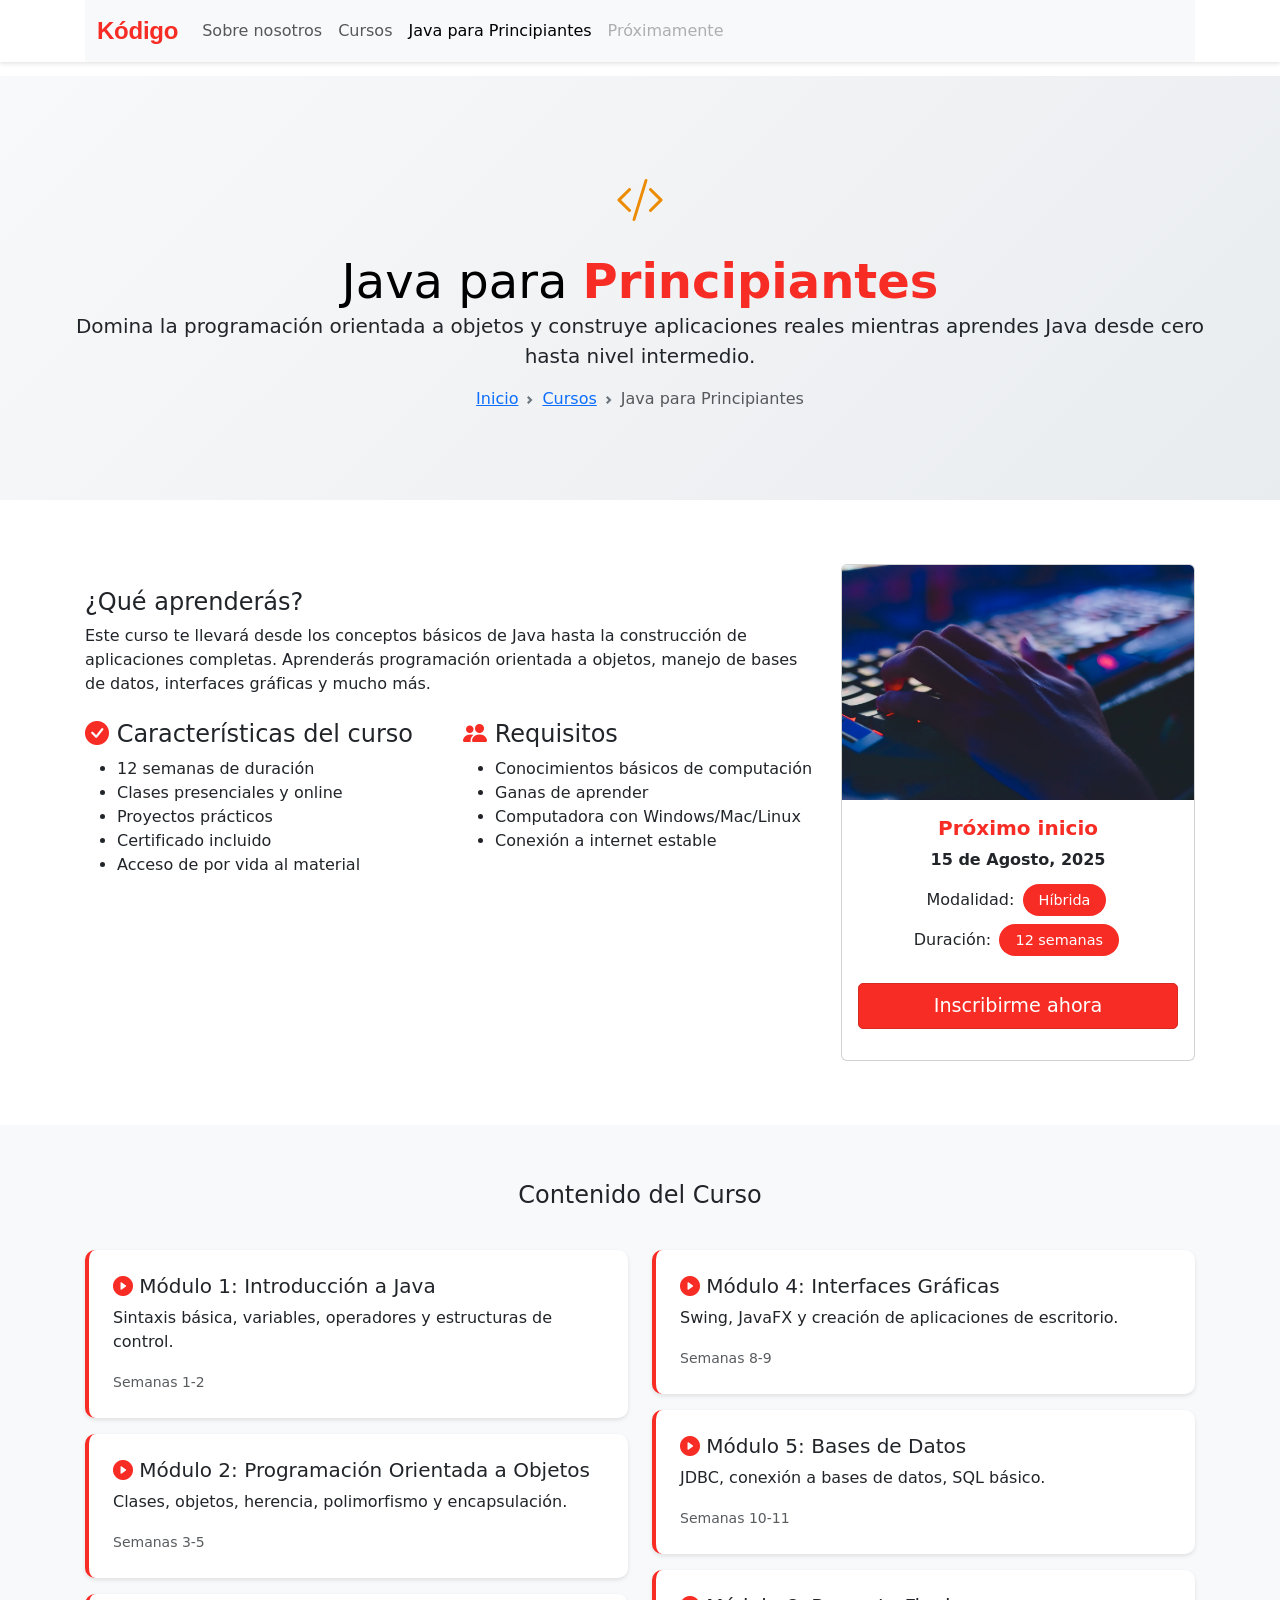
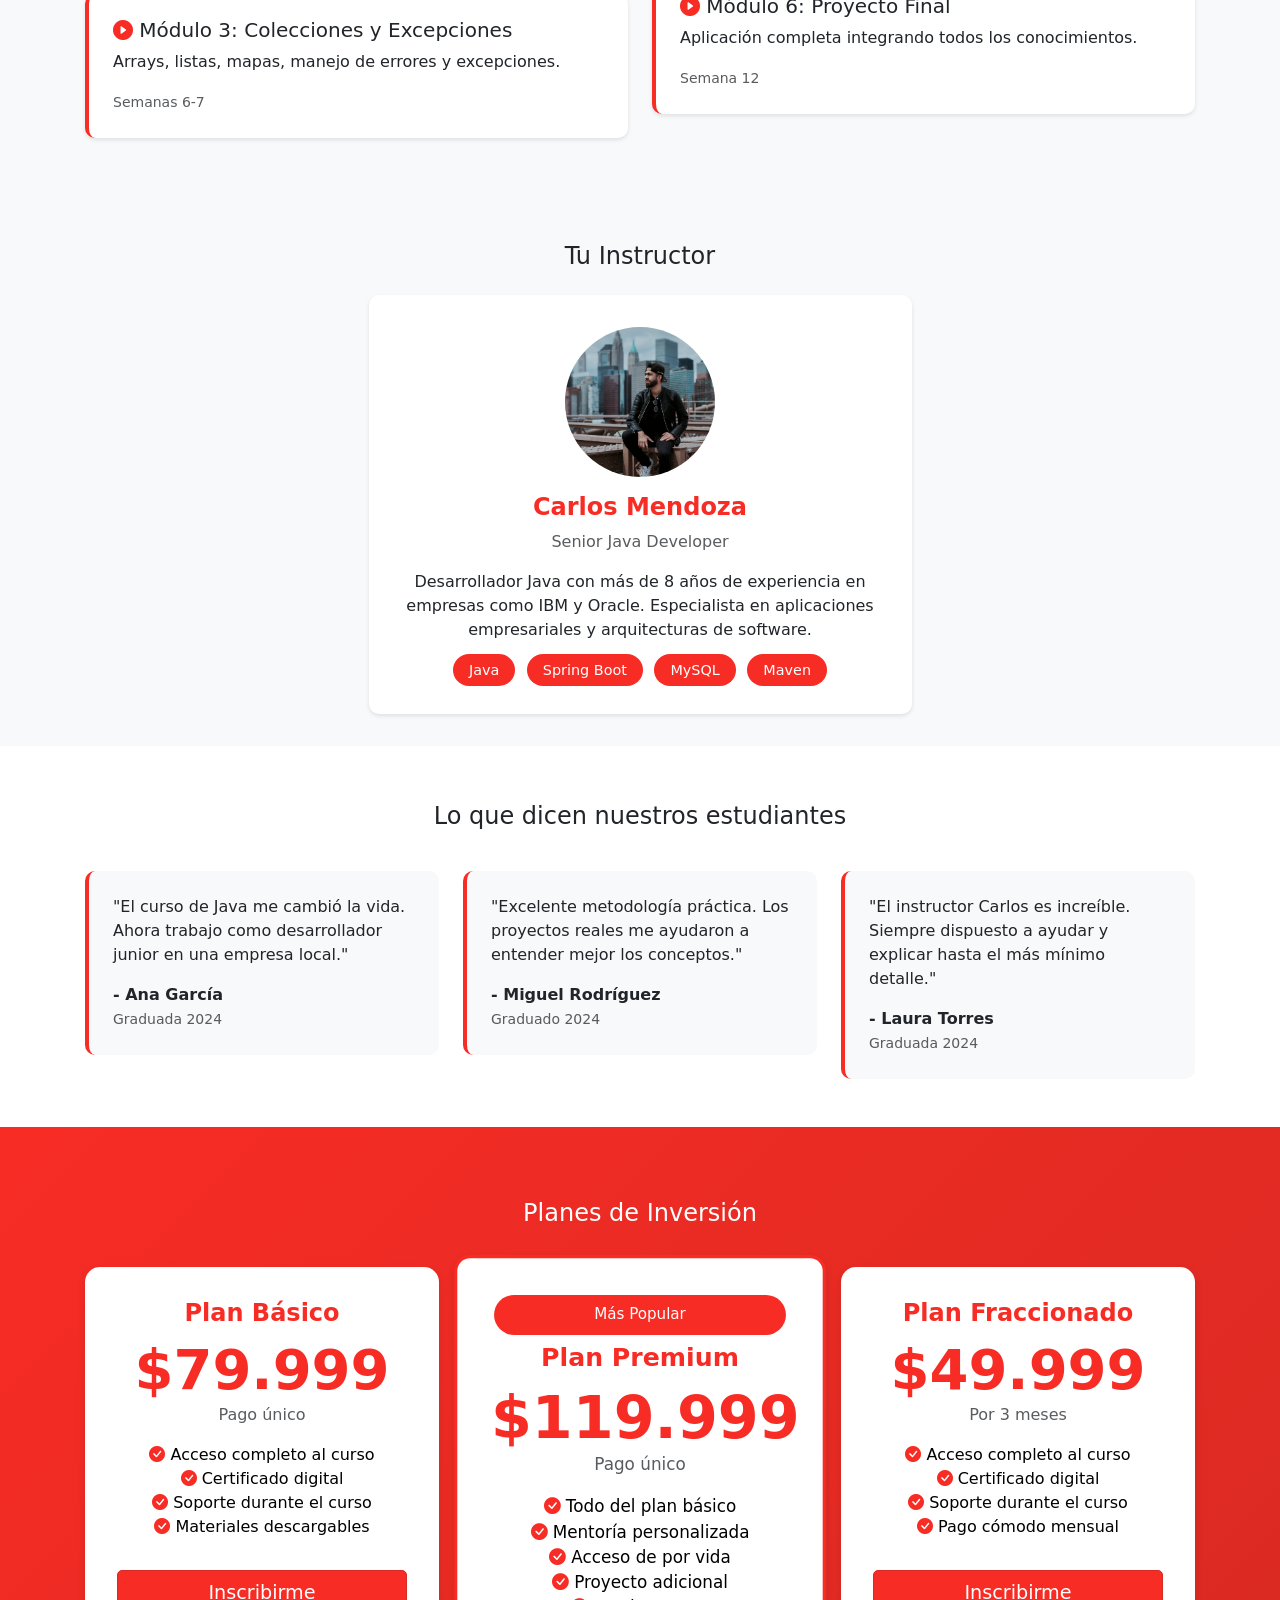
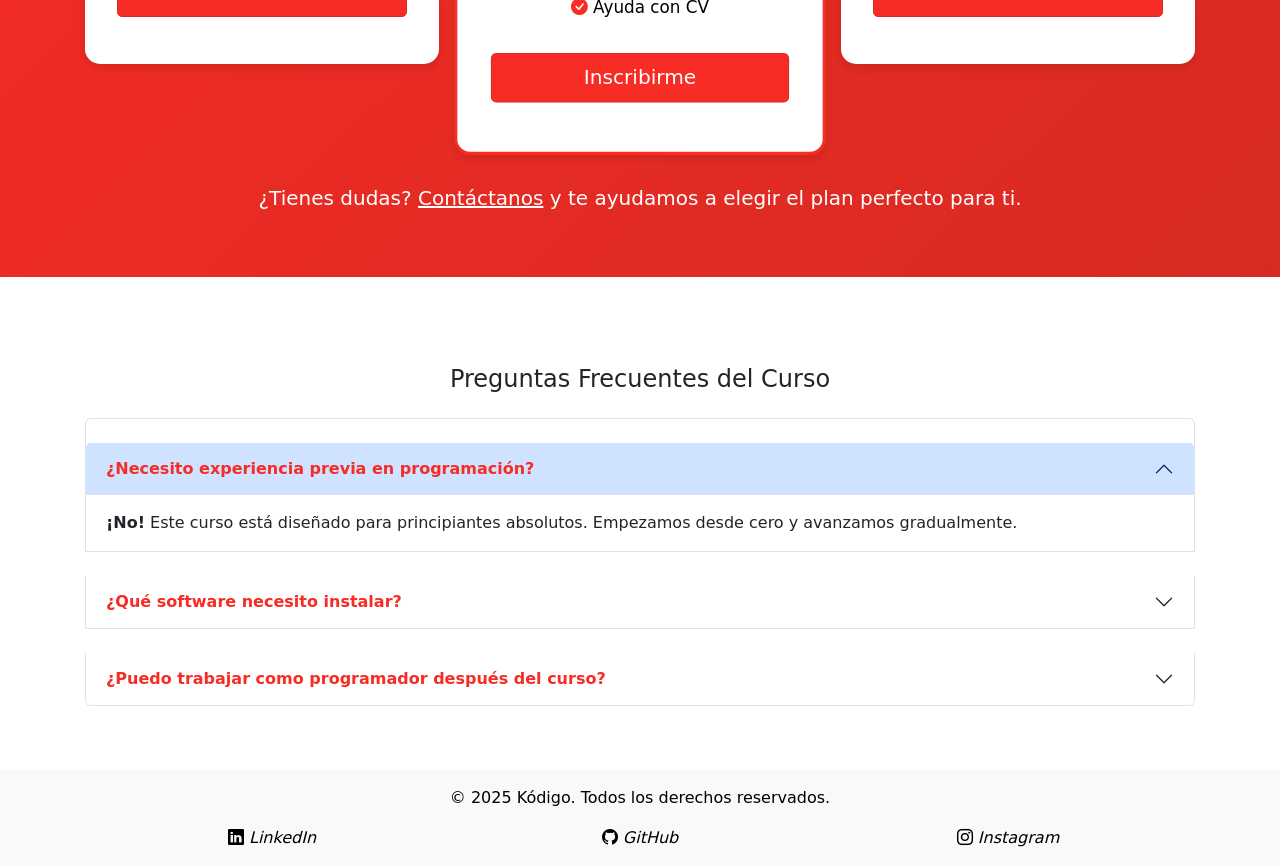
<file: index-curso-java.html>
<!DOCTYPE html>
<html lang="es">
<head>
    <meta charset="UTF-8">
    <meta name="viewport" content="width=device-width, initial-scale=1.0">
    <title>Java para Principiantes - Kódigo</title>
    <link href="https://cdn.jsdelivr.net/npm/bootstrap@5.3.7/dist/css/bootstrap.min.css" rel="stylesheet" integrity="sha384-LN+7fdVzj6u52u30Kp6M/trliBMCMKTyK833zpbD+pXdCLuTusPj697FH4R/5mcr" crossorigin="anonymous">
    <link rel="stylesheet" href="https://cdn.jsdelivr.net/npm/bootstrap-icons@1.13.1/font/bootstrap-icons.min.css">
    <style>
        *{
            box-sizing: border-box;
        }

        html{
            scroll-behavior: smooth;
        }

        body{
            padding-top: 0;
        }

        .color-acento{
            color: #F72C25;
            font-weight: bold;
        }

        h1{
            font-size: 2rem;
            text-align: center;
            color: black
        }

        h2{
            font-size: 1.5rem;
            margin-top: 1.5rem;
        }

        p{
            font-size: 1rem;
            line-height: 1.5;
        }

        .btn-primary{
            font-size: 1.2rem;
            padding: 0.5rem 1rem;
            border-radius: 5px;
            background-color: #F72C25;
            border-color: #D72A22;
            margin: 15px 0;
        }

        .btn-primary-2{
            font-size: 1.2rem;
            padding: 0.5rem 1rem;
            border-radius: 5px;
            color: black;
            background-color: white;
            border: 2px solid #000000;
            margin: 12px 0;
            text-decoration: none;
            display: inline-block;
        }

        .btn-primary:hover, .btn-primary:focus{
            background-color: #D72A22;
            border-color: #D72A22;
        }

        .btn-primary-2:hover, .btn-primary-2:focus{
            background-color: rgb(255, 255, 255);
            border-color: #000000;
            color: #F72C25;
        }

        .hero .container{
            max-width: 1200px;
            margin: 0 auto;
            padding: 25px 25px;
        }

        .container{
            padding: 0px 15px;
        }

        header{
            color: white;
            background-color: white;
            z-index: 1000;
        }

        .navbar-brand {
            font-family: 'Inter', sans-serif;
            font-weight: 600;
            font-size: 1.5rem;
            letter-spacing: -0.01em;
            color: #F72C25;
        }

        .navbar-nav .nav-link{
            font-size: 1rem;
        }

        .hero{
            display: flex;
            flex-direction: column;
            align-items: center;
            justify-content: center;
            text-align: center;
            background: linear-gradient(135deg, #f8f9fa 0%, #e9ecef 100%);
            padding: 3rem 0;
        }

        .course-info{
            background-color: white;
            padding: 2rem 0;
            border-radius: 10px;
            margin: 2rem 0;
        }

        .course-details{
            background-color: #f8f9fa;
            padding: 2rem 0;
        }

        .module-card{
            background-color: white;
            border-radius: 10px;
            padding: 1.5rem;
            margin: 1rem 0;
            box-shadow: 0 2px 4px rgba(0,0,0,0.1);
            border-left: 4px solid #F72C25;
        }

        .price-section{
            background: linear-gradient(135deg, #F72C25 0%, #D72A22 100%);
            color: white;
            padding: 3rem 0;
            text-align: center;
        }

        .price-card{
            background-color: white;
            color: black;
            border-radius: 15px;
            padding: 2rem;
            margin: 1rem 0;
            box-shadow: 0 4px 8px rgba(0,0,0,0.1);
        }

        .instructor-section{
            background-color: #f8f9fa;
            padding: 2rem 0;
        }

        .instructor-card{
            background-color: white;
            border-radius: 10px;
            padding: 2rem;
            text-align: center;
            box-shadow: 0 2px 4px rgba(0,0,0,0.1);
        }

        .instructor-img{
            width: 150px;
            height: 150px;
            border-radius: 50%;
            object-fit: cover;
            margin-bottom: 1rem;
        }

        .badge-custom{
            background-color: #F72C25;
            color: white;
            padding: 0.5rem 1rem;
            border-radius: 20px;
            font-size: 0.9rem;
            margin: 0.2rem;
        }

        .testimonial-section{
            background-color: white;
            padding: 2rem 0;
        }

        .testimonial-card{
            background-color: #f8f9fa;
            border-radius: 10px;
            padding: 1.5rem;
            margin: 1rem 0;
            border-left: 4px solid #F72C25;
        }

        footer{
            background-color: #f8f9fa;
            color: black;
            padding: 1rem 0;
            text-align: center;
        }

        footer a{
            color: black;
            text-decoration: none;
        }

        footer a:hover{
            color: #F72C25;
        }

        .java-icon{
            font-size: 3rem;
            color: #ED8B00;
            margin-bottom: 1rem;
        }

        @media (min-width: 850px){
            body{
                padding-top: 76px;
            }

            header{
                position: fixed;
                top: 0;
                width: 100%;
                box-shadow: 0 2px 4px rgba(0,0,0,0.1);
            }

            .hero h1{
                font-size: 3rem;
                margin: 0;
            }

            .hero{
                padding-top: 4rem;
            }
        }

        .card:hover{
            transform: translateY(-5px);
            transition: transform 0.3s ease;
            box-shadow: 0 4px 8px rgba(0,0,0,0.1);
        }

        .card{
            transition: transform 0.3s ease;
        }
    </style>
</head>
<body>
    <header>
        <div class="container">
            <nav class="navbar navbar-expand-lg bg-body-tertiary">
                <div class="container-fluid">
                    <a class="navbar-brand" href="index.html">Kódigo</a>
                    <button class="navbar-toggler" type="button" data-bs-toggle="collapse" data-bs-target="#navbarNav" aria-controls="navbarNav" aria-expanded="false" aria-label="Toggle navigation">
                        <span class="navbar-toggler-icon"></span>
                    </button>
                    <div class="collapse navbar-collapse" id="navbarNav">
                        <ul class="navbar-nav">
                            <li class="nav-item">
                                <a class="nav-link" href="index.html">Sobre nosotros</a>
                            </li>
                            <li class="nav-item">
                                <a class="nav-link" href="index-mas-cursos.html">Cursos</a>
                            </li>
                            <li class="nav-item">
                                <a class="nav-link active" aria-current="page" href="#">Java para Principiantes</a>
                            </li>
                            <li class="nav-item">
                                <a class="nav-link disabled" aria-disabled="true">Próximamente</a>
                            </li>
                        </ul>
                    </div>
                </div>
            </nav>
        </div>
    </header>

    <section class="hero">
        <div class="container">
            <div class="java-icon">
                <i class="bi bi-code-slash"></i>
            </div>
            <h1>Java para <span class="color-acento">Principiantes</span></h1>
            <p class="lead">Domina la programación orientada a objetos y construye aplicaciones reales mientras aprendes Java desde cero hasta nivel intermedio.</p>
            
            <nav style="--bs-breadcrumb-divider: url(&#34;data:image/svg+xml,%3Csvg xmlns='http://www.w3.org/2000/svg' width='8' height='8'%3E%3Cpath d='M2.5 0L1 1.5 3.5 4 1 6.5 2.5 8l4-4-4-4z' fill='%236c757d'/%3E%3C/svg%3E&#34;);" aria-label="breadcrumb">
                <ol class="breadcrumb justify-content-center">
                    <li class="breadcrumb-item"><a href="index.html">Inicio</a></li>
                    <li class="breadcrumb-item"><a href="index-mas-cursos.html">Cursos</a></li>
                    <li class="breadcrumb-item active" aria-current="page">Java para Principiantes</li>
                </ol>
            </nav>
        </div>
    </section>

    <section class="course-info">
        <div class="container">
            <div class="row">
                <div class="col-md-8">
                    <h2>¿Qué aprenderás?</h2>
                    <p>Este curso te llevará desde los conceptos básicos de Java hasta la construcción de aplicaciones completas. Aprenderás programación orientada a objetos, manejo de bases de datos, interfaces gráficas y mucho más.</p>
                    
                    <div class="row mt-4">
                        <div class="col-md-6">
                            <h4><i class="bi bi-check-circle-fill color-acento"></i> Características del curso</h4>
                            <ul>
                                <li>12 semanas de duración</li>
                                <li>Clases presenciales y online</li>
                                <li>Proyectos prácticos</li>
                                <li>Certificado incluido</li>
                                <li>Acceso de por vida al material</li>
                            </ul>
                        </div>
                        <div class="col-md-6">
                            <h4><i class="bi bi-people-fill color-acento"></i> Requisitos</h4>
                            <ul>
                                <li>Conocimientos básicos de computación</li>
                                <li>Ganas de aprender</li>
                                <li>Computadora con Windows/Mac/Linux</li>
                                <li>Conexión a internet estable</li>
                            </ul>
                        </div>
                    </div>
                </div>
                <div class="col-md-4">
                    <div class="card">
                        <img src="media/card-2 (1).jpg" class="card-img-top" alt="Java Course">
                        <div class="card-body text-center">
                            <h5 class="card-title color-acento">Próximo inicio</h5>
                            <p class="card-text"><strong>15 de Agosto, 2025</strong></p>
                            <p class="card-text">Modalidad: <span class="badge-custom">Híbrida</span></p>
                            <p class="card-text">Duración: <span class="badge-custom">12 semanas</span></p>
                            <a href="#inscripcion" class="btn btn-primary w-100">Inscribirme ahora</a>
                        </div>
                    </div>
                </div>
            </div>
        </div>
    </section>

    <section class="course-details">
        <div class="container">
            <h2 class="text-center mb-4">Contenido del Curso</h2>
            <div class="row">
                <div class="col-md-6">
                    <div class="module-card">
                        <h5><i class="bi bi-play-circle-fill color-acento"></i> Módulo 1: Introducción a Java</h5>
                        <p>Sintaxis básica, variables, operadores y estructuras de control.</p>
                        <small class="text-muted">Semanas 1-2</small>
                    </div>
                    <div class="module-card">
                        <h5><i class="bi bi-play-circle-fill color-acento"></i> Módulo 2: Programación Orientada a Objetos</h5>
                        <p>Clases, objetos, herencia, polimorfismo y encapsulación.</p>
                        <small class="text-muted">Semanas 3-5</small>
                    </div>
                    <div class="module-card">
                        <h5><i class="bi bi-play-circle-fill color-acento"></i> Módulo 3: Colecciones y Excepciones</h5>
                        <p>Arrays, listas, mapas, manejo de errores y excepciones.</p>
                        <small class="text-muted">Semanas 6-7</small>
                    </div>
                </div>
                <div class="col-md-6">
                    <div class="module-card">
                        <h5><i class="bi bi-play-circle-fill color-acento"></i> Módulo 4: Interfaces Gráficas</h5>
                        <p>Swing, JavaFX y creación de aplicaciones de escritorio.</p>
                        <small class="text-muted">Semanas 8-9</small>
                    </div>
                    <div class="module-card">
                        <h5><i class="bi bi-play-circle-fill color-acento"></i> Módulo 5: Bases de Datos</h5>
                        <p>JDBC, conexión a bases de datos, SQL básico.</p>
                        <small class="text-muted">Semanas 10-11</small>
                    </div>
                    <div class="module-card">
                        <h5><i class="bi bi-play-circle-fill color-acento"></i> Módulo 6: Proyecto Final</h5>
                        <p>Aplicación completa integrando todos los conocimientos.</p>
                        <small class="text-muted">Semana 12</small>
                    </div>
                </div>
            </div>
        </div>
    </section>

    <section class="instructor-section">
        <div class="container">
            <h2 class="text-center mb-4">Tu Instructor</h2>
            <div class="row justify-content-center">
                <div class="col-md-6">
                    <div class="instructor-card">
                        <img src="media/instructor-1.jpg" alt="Instructor" class="instructor-img">
                        <h4 class="color-acento">Carlos Mendoza</h4>
                        <p class="text-muted">Senior Java Developer</p>
                        <p>Desarrollador Java con más de 8 años de experiencia en empresas como IBM y Oracle. Especialista en aplicaciones empresariales y arquitecturas de software.</p>
                        <div class="mt-3">
                            <span class="badge-custom">Java</span>
                            <span class="badge-custom">Spring Boot</span>
                            <span class="badge-custom">MySQL</span>
                            <span class="badge-custom">Maven</span>
                        </div>
                    </div>
                </div>
            </div>
        </div>
    </section>

    <section class="testimonial-section">
        <div class="container">
            <h2 class="text-center mb-4">Lo que dicen nuestros estudiantes</h2>
            <div class="row">
                <div class="col-md-4">
                    <div class="testimonial-card">
                        <p>"El curso de Java me cambió la vida. Ahora trabajo como desarrollador junior en una empresa local."</p>
                        <strong>- Ana García</strong>
                        <br><small class="text-muted">Graduada 2024</small>
                    </div>
                </div>
                <div class="col-md-4">
                    <div class="testimonial-card">
                        <p>"Excelente metodología práctica. Los proyectos reales me ayudaron a entender mejor los conceptos."</p>
                        <strong>- Miguel Rodríguez</strong>
                        <br><small class="text-muted">Graduado 2024</small>
                    </div>
                </div>
                <div class="col-md-4">
                    <div class="testimonial-card">
                        <p>"El instructor Carlos es increíble. Siempre dispuesto a ayudar y explicar hasta el más mínimo detalle."</p>
                        <strong>- Laura Torres</strong>
                        <br><small class="text-muted">Graduada 2024</small>
                    </div>
                </div>
            </div>
        </div>
    </section>

    <section class="price-section" id="inscripcion">
        <div class="container">
            <h2 class="text-center mb-4">Planes de Inversión</h2>
            <div class="row justify-content-center">
                <div class="col-md-4">
                    <div class="price-card">
                        <h4 class="color-acento">Plan Básico</h4>
                        <div class="display-4 color-acento">$79.999</div>
                        <p class="text-muted">Pago único</p>
                        <ul class="list-unstyled">
                            <li><i class="bi bi-check-circle-fill color-acento"></i> Acceso completo al curso</li>
                            <li><i class="bi bi-check-circle-fill color-acento"></i> Certificado digital</li>
                            <li><i class="bi bi-check-circle-fill color-acento"></i> Soporte durante el curso</li>
                            <li><i class="bi bi-check-circle-fill color-acento"></i> Materiales descargables</li>
                        </ul>
                        <a href="#" class="btn btn-primary w-100">Inscribirme</a>
                    </div>
                </div>
                <div class="col-md-4">
                    <div class="price-card" style="transform: scale(1.05); border: 3px solid #F72C25;">
                        <div class="badge-custom mb-2">Más Popular</div>
                        <h4 class="color-acento">Plan Premium</h4>
                        <div class="display-4 color-acento">$119.999</div>
                        <p class="text-muted">Pago único</p>
                        <ul class="list-unstyled">
                            <li><i class="bi bi-check-circle-fill color-acento"></i> Todo del plan básico</li>
                            <li><i class="bi bi-check-circle-fill color-acento"></i> Mentoría personalizada</li>
                            <li><i class="bi bi-check-circle-fill color-acento"></i> Acceso de por vida</li>
                            <li><i class="bi bi-check-circle-fill color-acento"></i> Proyecto adicional</li>
                            <li><i class="bi bi-check-circle-fill color-acento"></i> Ayuda con CV</li>
                        </ul>
                        <a href="#" class="btn btn-primary w-100">Inscribirme</a>
                    </div>
                </div>
                <div class="col-md-4">
                    <div class="price-card">
                        <h4 class="color-acento">Plan Fraccionado</h4>
                        <div class="display-4 color-acento">$49.999</div>
                        <p class="text-muted">Por 3 meses</p>
                        <ul class="list-unstyled">
                            <li><i class="bi bi-check-circle-fill color-acento"></i> Acceso completo al curso</li>
                            <li><i class="bi bi-check-circle-fill color-acento"></i> Certificado digital</li>
                            <li><i class="bi bi-check-circle-fill color-acento"></i> Soporte durante el curso</li>
                            <li><i class="bi bi-check-circle-fill color-acento"></i> Pago cómodo mensual</li>
                        </ul>
                        <a href="#" class="btn btn-primary w-100">Inscribirme</a>
                    </div>
                </div>
            </div>
            <div class="text-center mt-4">
                <p class="lead">¿Tienes dudas? <a href="#final" class="text-white text-decoration-underline">Contáctanos</a> y te ayudamos a elegir el plan perfecto para ti.</p>
            </div>
        </div>
    </section>

    <section class="course-info">
        <div class="container">
            <h2 class="text-center mb-4">Preguntas Frecuentes del Curso</h2>
            <div class="accordion" id="courseFAQ">
                <div class="accordion-item">
                    <h2 class="accordion-header">
                        <button class="accordion-button" type="button" data-bs-toggle="collapse" data-bs-target="#faq1" aria-expanded="true" aria-controls="faq1">
                            <span class="color-acento">¿Necesito experiencia previa en programación?</span>
                        </button>
                    </h2>
                    <div id="faq1" class="accordion-collapse collapse show" data-bs-parent="#courseFAQ">
                        <div class="accordion-body">
                            <strong>¡No!</strong> Este curso está diseñado para principiantes absolutos. Empezamos desde cero y avanzamos gradualmente.
                        </div>
                    </div>
                </div>
                <div class="accordion-item">
                    <h2 class="accordion-header">
                        <button class="accordion-button collapsed" type="button" data-bs-toggle="collapse" data-bs-target="#faq2" aria-expanded="false" aria-controls="faq2">
                            <span class="color-acento">¿Qué software necesito instalar?</span>
                        </button>
                    </h2>
                    <div id="faq2" class="accordion-collapse collapse" data-bs-parent="#courseFAQ">
                        <div class="accordion-body">
                            Te ayudaremos a instalar <strong>Java JDK, Eclipse IDE y MySQL</strong>. Todo es gratuito y te guiaremos paso a paso.
                        </div>
                    </div>
                </div>
                <div class="accordion-item">
                    <h2 class="accordion-header">
                        <button class="accordion-button collapsed" type="button" data-bs-toggle="collapse" data-bs-target="#faq3" aria-expanded="false" aria-controls="faq3">
                            <span class="color-acento">¿Puedo trabajar como programador después del curso?</span>
                        </button>
                    </h2>
                    <div id="faq3" class="accordion-collapse collapse" data-bs-parent="#courseFAQ">
                        <div class="accordion-body">
                            <strong>¡Definitivamente!</strong> El curso te prepara para posiciones junior. También incluimos ayuda con CV y preparación para entrevistas.
                        </div>
                    </div>
                </div>
            </div>
        </div>
    </section>

    <footer id="final">
        <div class="container">
            <p>&copy; 2025 Kódigo. Todos los derechos reservados.</p>
            <div class="container text-center">
                <div class="row align-items-start">
                    <div class="col">
                        <a href="https://www.linkedin.com/in/estebanruizmolina/" target="_blank"><i class="bi bi-linkedin"> LinkedIn</i></a>
                    </div>
                    <div class="col">
                        <a href="https://github.com/blackberryx05" target="_blank"><i class="bi bi-github"> GitHub</i></a>
                    </div>
                    <div class="col">
                        <a href="https://www.instagram.com/werm.25/" target="_blank"><i class="bi bi-instagram"> Instagram</i></a>
                    </div>
                </div>
            </div>
        </div>
    </footer>

    <script src="https://cdn.jsdelivr.net/npm/bootstrap@5.3.7/dist/js/bootstrap.bundle.min.js" integrity="sha384-ndDqU0Gzau9qJ1lfW4pNLlhNTkCfHzAVBReH9diLvGRem5+R9g2FzA8ZGN954O5Q" crossorigin="anonymous"></script>
</body>
</html>
</file>
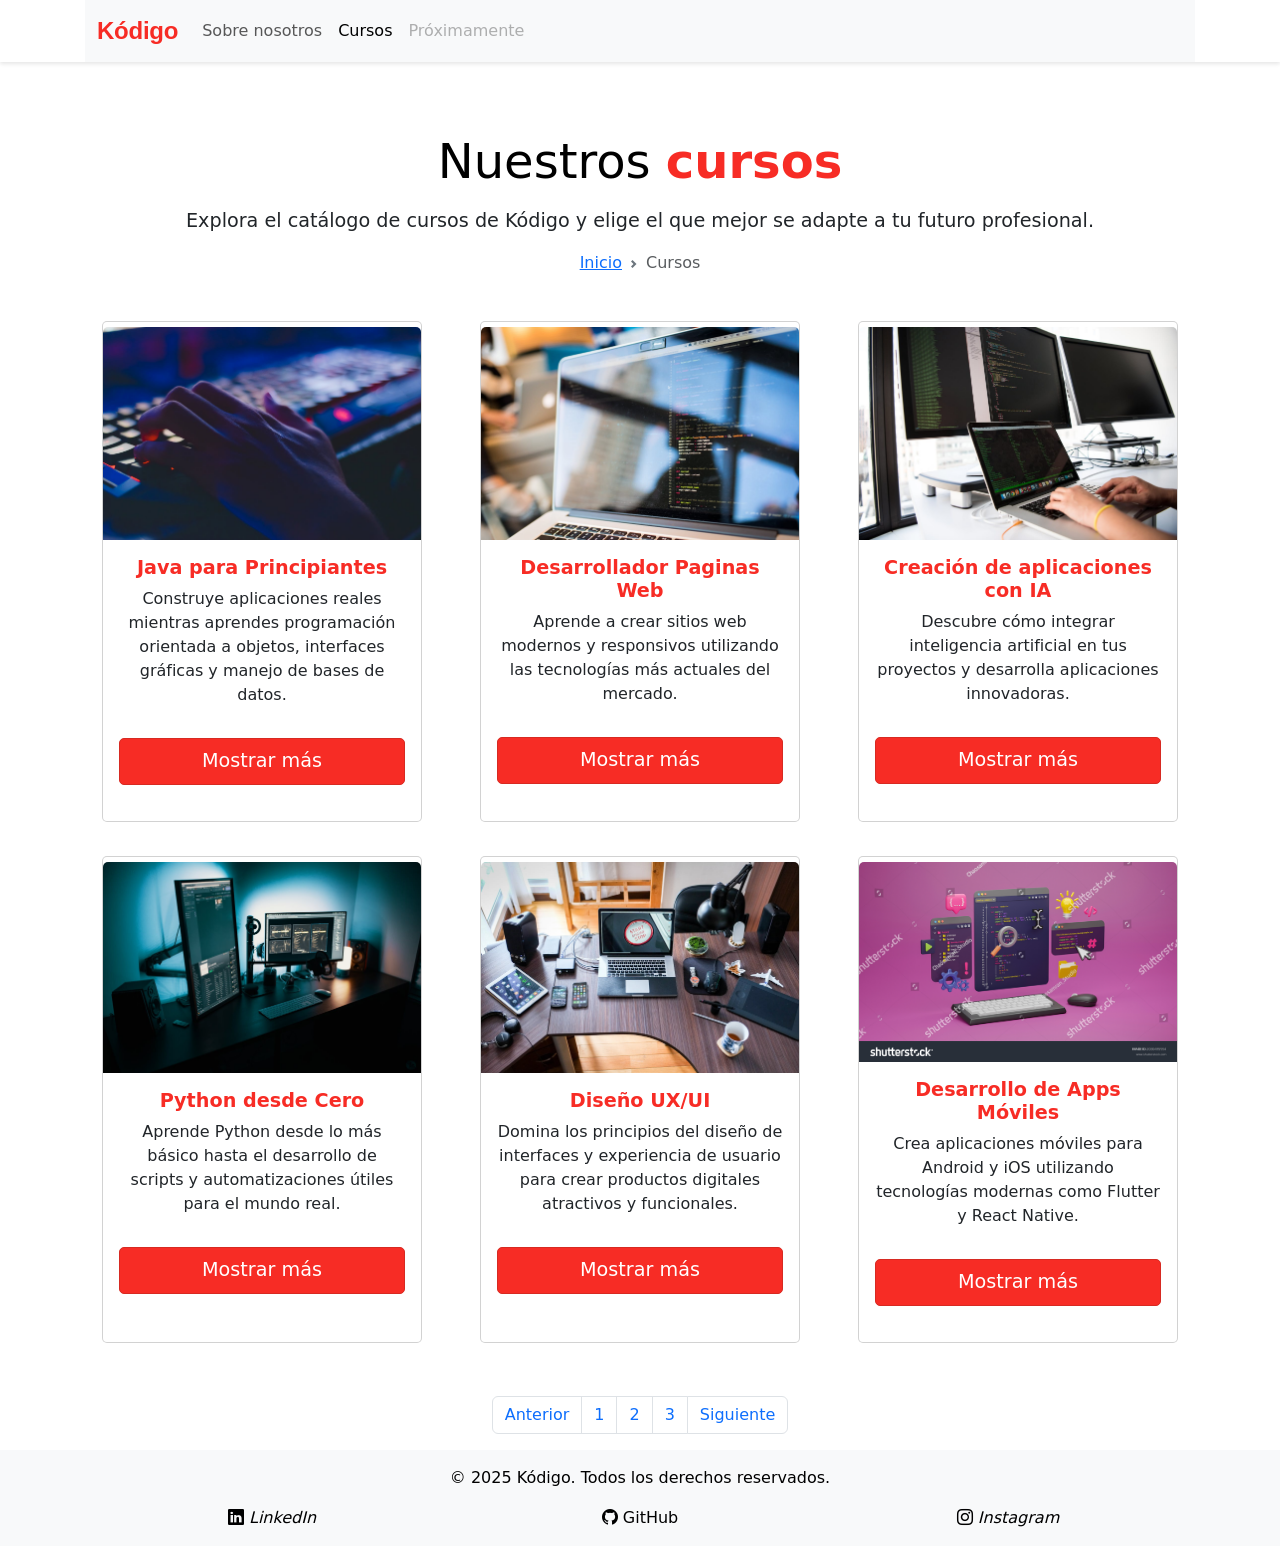
<file: index-mas-cursos.html>
<!DOCTYPE html>
<html lang="es">
<head>
    <meta charset="UTF-8">
    <meta name="viewport" content="width=device-width, initial-scale=1.0">
    <title>Cursos - Kódigo</title>
    <link href="https://cdn.jsdelivr.net/npm/bootstrap@5.3.7/dist/css/bootstrap.min.css" rel="stylesheet" integrity="sha384-LN+7fdVzj6u52u30Kp6M/trliBMCMKTyK833zpbD+pXdCLuTusPj697FH4R/5mcr" crossorigin="anonymous">
    <script src="https://cdn.jsdelivr.net/npm/bootstrap@5.3.7/dist/js/bootstrap.bundle.min.js" integrity="sha384-ndDqU0Gzau9qJ1lfW4pNLlhNTkCfHzAVBReH9diLvGRem5+R9g2FzA8ZGN954O5Q" crossorigin="anonymous"></script>
    <link rel="stylesheet" href="https://cdn.jsdelivr.net/npm/bootstrap-icons@1.13.1/font/bootstrap-icons.min.css">
    <link rel="stylesheet" href="style.css">
</head>
<body>
    <style>
        footer a{
            color: black;
            text-decoration: none;
        }

        footer a:hover{
            color: #F72C25;
        }
    </style>
    <header>
        <div class="container">
            <nav class="navbar navbar-expand-lg bg-body-tertiary">
                <div class="container-fluid">
                    <a class="navbar-brand" href="index.html">Kódigo</a>
                    <button class="navbar-toggler" type="button" data-bs-toggle="collapse" data-bs-target="#navbarNav" aria-controls="navbarNav" aria-expanded="false" aria-label="Toggle navigation">
                        <span class="navbar-toggler-icon"></span>
                    </button>
                    <div class="collapse navbar-collapse" id="navbarNav">
                        <ul class="navbar-nav">
                            <li class="nav-item">
                                <a class="nav-link" href="index.html">Sobre nosotros</a>
                            </li>
                            <li class="nav-item">
                                <a class="nav-link active" aria-current="page" href="#">Cursos</a>
                            </li>
                            <li class="nav-item">
                                <a class="nav-link disabled" aria-disabled="true">Próximamente</a>
                            </li>
                        </ul>
                    </div>
                </div>
            </nav>
        </div>
    </header>

    <section class="hero">
        <div class="container">
            <h1>Nuestros <span class="color-acento">cursos</span></h1>
            <p class="lead">Explora el catálogo de cursos de Kódigo y elige el que mejor se adapte a tu futuro profesional.</p>
            <nav style="--bs-breadcrumb-divider: url(&#34;data:image/svg+xml,%3Csvg xmlns='http://www.w3.org/2000/svg' width='8' height='8'%3E%3Cpath d='M2.5 0L1 1.5 3.5 4 1 6.5 2.5 8l4-4-4-4z' fill='%236c757d'/%3E%3C/svg%3E&#34;);" aria-label="breadcrumb">
                <ol class="breadcrumb justify-content-center">
                    <li class="breadcrumb-item"><a href="index.html">Inicio</a></li>
                    <li class="breadcrumb-item active" aria-current="page">Cursos</li>
                </ol>
            </nav>
        </div>
    </section>

    <section id="nuestros-cursos">
        <div class="container">
            <div class="row justify-content-center">
                <div class="col-md-4 col-sm-6 mb-4 d-flex justify-content-center">
                    <div class="card" style="width: 20rem;">
                        <img src="media/card-2 (1).jpg" class="card-img-top" alt="Java para Principiantes">
                        <div class="card-body text-center">
                            <h5 class="card-title">Java para Principiantes</h5>
                            <p class="card-text">Construye aplicaciones reales mientras aprendes programación orientada a objetos, interfaces gráficas y manejo de bases de datos.</p>
                            <a href="index-curso-java.html" class="btn btn-primary w-100">Mostrar más</a>
                        </div>
                    </div>
                </div>
                <div class="col-md-4 col-sm-6 mb-4 d-flex justify-content-center">
                    <div class="card" style="width: 20rem;">
                        <img src="media/card-2 (2).jpg" class="card-img-top" alt="Desarrollador Paginas Web">
                        <div class="card-body text-center">
                            <h5 class="card-title">Desarrollador Paginas Web</h5>
                            <p class="card-text">Aprende a crear sitios web modernos y responsivos utilizando las tecnologías más actuales del mercado.</p>
                            <a href="#" class="btn btn-primary w-100">Mostrar más</a>
                        </div>
                    </div>
                </div>
                <div class="col-md-4 col-sm-6 mb-4 d-flex justify-content-center">
                    <div class="card" style="width: 20rem;">
                        <img src="media/card-2 (3).jpg" class="card-img-top" alt="Creación de aplicaciones con IA">
                        <div class="card-body text-center">
                            <h5 class="card-title">Creación de aplicaciones con IA</h5>
                            <p class="card-text">Descubre cómo integrar inteligencia artificial en tus proyectos y desarrolla aplicaciones innovadoras.</p>
                            <a href="#" class="btn btn-primary w-100">Mostrar más</a>
                        </div>
                    </div>
                </div>
                <div class="col-md-4 col-sm-6 mb-4 d-flex justify-content-center">
                    <div class="card" style="width: 20rem;">
                        <img src="media/card-2 (4).jpg" class="card-img-top" alt="Python desde Cero">
                        <div class="card-body text-center">
                            <h5 class="card-title">Python desde Cero</h5>
                            <p class="card-text">Aprende Python desde lo más básico hasta el desarrollo de scripts y automatizaciones útiles para el mundo real.</p>
                            <a href="#" class="btn btn-primary w-100">Mostrar más</a>
                        </div>
                    </div>
                </div>
                <div class="col-md-4 col-sm-6 mb-4 d-flex justify-content-center">
                    <div class="card" style="width: 20rem;">
                        <img src="media/card-2 (5).jpg" class="card-img-top" alt="Diseño UX/UI">
                        <div class="card-body text-center">
                            <h5 class="card-title">Diseño UX/UI</h5>
                            <p class="card-text">Domina los principios del diseño de interfaces y experiencia de usuario para crear productos digitales atractivos y funcionales.</p>
                            <a href="#" class="btn btn-primary w-100">Mostrar más</a>
                        </div>
                    </div>
                </div>
                <div class="col-md-4 col-sm-6 mb-4 d-flex justify-content-center">
                    <div class="card" style="width: 20rem;">
                        <img src="media/card-2 (6).jpg" class="card-img-top" alt="Desarrollo de Apps Móviles">
                        <div class="card-body text-center">
                            <h5 class="card-title">Desarrollo de Apps Móviles</h5>
                            <p class="card-text">Crea aplicaciones móviles para Android y iOS utilizando tecnologías modernas como Flutter y React Native.</p>
                            <a href="#" class="btn btn-primary w-100">Mostrar más</a>
                        </div>
                    </div>
                </div>
            </div>
            <nav aria-label="Page navigation example">
                <ul class="pagination justify-content-center mt-4">
                    <li class="page-item"><a class="page-link" href="#">Anterior</a></li>
                    <li class="page-item"><a class="page-link" href="#">1</a></li>
                    <li class="page-item"><a class="page-link" href="#">2</a></li>
                    <li class="page-item"><a class="page-link" href="#">3</a></li>
                    <li class="page-item"><a class="page-link" href="#">Siguiente</a></li>
                </ul>
            </nav>
        </div>
    </section>

    <footer>
        <div class="container">
            <p>&copy; 2025 Kódigo. Todos los derechos reservados.</p>
            <div class="container text-center">
                <div class="row align-items-start">
                    <div class="col">
                        <a href="https://www.linkedin.com/in/estebanruizmolina/" target="_blank"><i class="bi bi-linkedin"> LinkedIn</i></a>
                    </div>
                    <div class="col">
                        <a href="https://github.com/blackberryx05/gestion-empresarial" target="_blank"><i class="bi bi-github"></i> GitHub</a>
                    </div>
                    <div class="col">
                        <a href="https://www.instagram.com/werm.25/" target="_blank"><i class="bi bi-instagram"> Instagram</i></a>
                    </div>
                </div>
            </div>
        </div>
    </footer>

    <script src="https://cdn.jsdelivr.net/npm/bootstrap@5.3.7/dist/js/bootstrap.bundle.min.js" integrity
</file>
<file: style.css>
*{
    box-sizing: border-box;
}

html{
    scroll-behavior: smooth;
}

body{
    padding-top: 0;
}

.color-acento{
    color: #F72C25;
    font-weight: bold;
}

h1{
    font-size: 2rem;
    text-align: center;
    color: black
}

h2{
    font-size: 1.5rem;
    margin-top: 1.5rem;
}

p{
    font-size: 1rem;
    line-height: 1.5;
}

.btn-primary{
    font-size: 1.2rem;
    padding: 0.5rem 1rem;
    border-radius: 5px;
    background-color: #F72C25;
    border-color: #D72A22;
    margin: 15px 0;
}

.btn-primary-2{
    font-size: 1.2rem;
    padding: 0.5rem 1rem;
    border-radius: 5px;
    color: black;
    background-color: white;
    border: 2px solid #000000;
    margin: 12px 0;
    text-decoration: none;
    display: inline-block;
}

.btn-primary:hover, .btn-primary:focus{
    background-color: #D72A22;
    border-color: #D72A22;
}

.btn-primary-2:hover, .btn-primary-2:focus{
    background-color: rgb(255, 255, 255);
    border-color: #000000;
    color: #F72C25;
}

.hero .container{
    max-width: 1200px;
    margin: 0 auto;
    padding: 25px 25px;
}

.container{
    padding: 0px 15px;
}

header{
    color: white;
    background-color: white;
    z-index: 1000;
}

.navbar-brand {
    font-family: 'Inter', sans-serif;
    font-weight: 600;
    font-size: 1.5rem;
    letter-spacing: -0.01em;
    color: #F72C25;
}

.navbar-nav .nav-link{
    font-size: 1rem;
}

.hero{
    display: flex;
    flex-direction: column;
    align-items: center;
    justify-content: center;
    text-align: center;
}

.info{
    background-color: #f8f9fa;
    padding: 2rem 0;
}

#sobre-nosotros{
    padding: 1rem 0;
}

#caracteristicas{
    background-color: #f8f9fa;
    padding: 2rem 0;
}

#nuestros-cursos h1{
    padding: 1rem 0;
    font-size: 1.8rem;
}

#nuestros-cursos .card{
    background-position: center center;
    background-size: cover;
    padding: 5px 0px;
    margin: 5px;
    border-radius: 5px;
}

.card-title{
    font-size: 1.2rem;
    font-weight: bold;
    color: #F72C25;
}

#preguntas-frecuentes{
    padding: 2rem 0;
    margin: 10px auto;
    max-width: 800px;
}

footer{
    background-color: #f8f9fa;
    color: black;
    padding: 1rem 0;
    text-align: center;
}

footer a{
    margin: 0 auto;
    max-width: 1200px;
    color: black;
}

footer a:hover{
    color: #000000;
}

/* Carousel fixes */
.carousel{
    position: relative;
    z-index: 1;
}

.carousel-item img{
    height: 400px;
    object-fit: cover;
}

/* Media queries para desktop */
@media (min-width: 850px){
    body{
        padding-top: 76px; /* Espacio para el header fixed */
    }

    header{
        position: fixed;
        top: 0;
        width: 100%;
        box-shadow: 0 2px 4px rgba(0,0,0,0.1);
    }

    .alert-warning{
        margin: 0 auto;
        max-width: 1200px;
        padding: 10px 15px;
        font-size: 1.2rem;
    }

    .hero h1{
        font-size: 3rem;
        margin: 0;
    }

    .hero p{
        font-size: 1.2rem;
        margin-top: 1rem;
    }

    .hero{
        padding-top: 2rem;
    }

    #sobre-nosotros p{
        font-size: 1.2rem;
        text-align: center;
    }

    /* Mejorar el carousel en desktop */
    .carousel-item img{
        height: 500px;
    }

    /* Mejorar características en desktop */
    #caracteristicas{
        display: flex;
        align-items: center;
    }

    #caracteristicas span{
        font-size: 2.5rem;
    }

    #caracteristicas h2{
        font-size: 2rem;
        margin-bottom: 1rem;
    }

    #caracteristicas p{
        font-size: 1rem;
        line-height: 1.6;
    }

    #caracteristicas .container{
        display: flex;
        align-items: center;
        gap: 2rem;
        margin: 80px auto;
    }

    #caracteristicas img{
        flex: 1;
        max-width: 500px;
    }

    #caracteristicas .texto{
        flex: 1;
    }
}

/* Mejoras adicionales */
.navbar-toggler:focus{
    box-shadow: none;
}

.card:hover{
    transform: translateY(-5px);
    transition: transform 0.3s ease;
    box-shadow: 0 4px 8px rgba(0,0,0,0.1);
}

.card{
    transition: transform 0.3s ease;
}

/* Mejorar responsividad de las cards */
@media (max-width: 576px){
    .card{
        width: 100% !important;
        max-width: 350px;
    }
}

/* Arreglar el breadcrumb */
.breadcrumb{
    background-color: transparent;
    padding: 0;
    margin: 1rem 0;
}

/* Centrar la paginación */
.pagination{
    justify-content: center;
    margin-top: 2rem;
}
</file>
